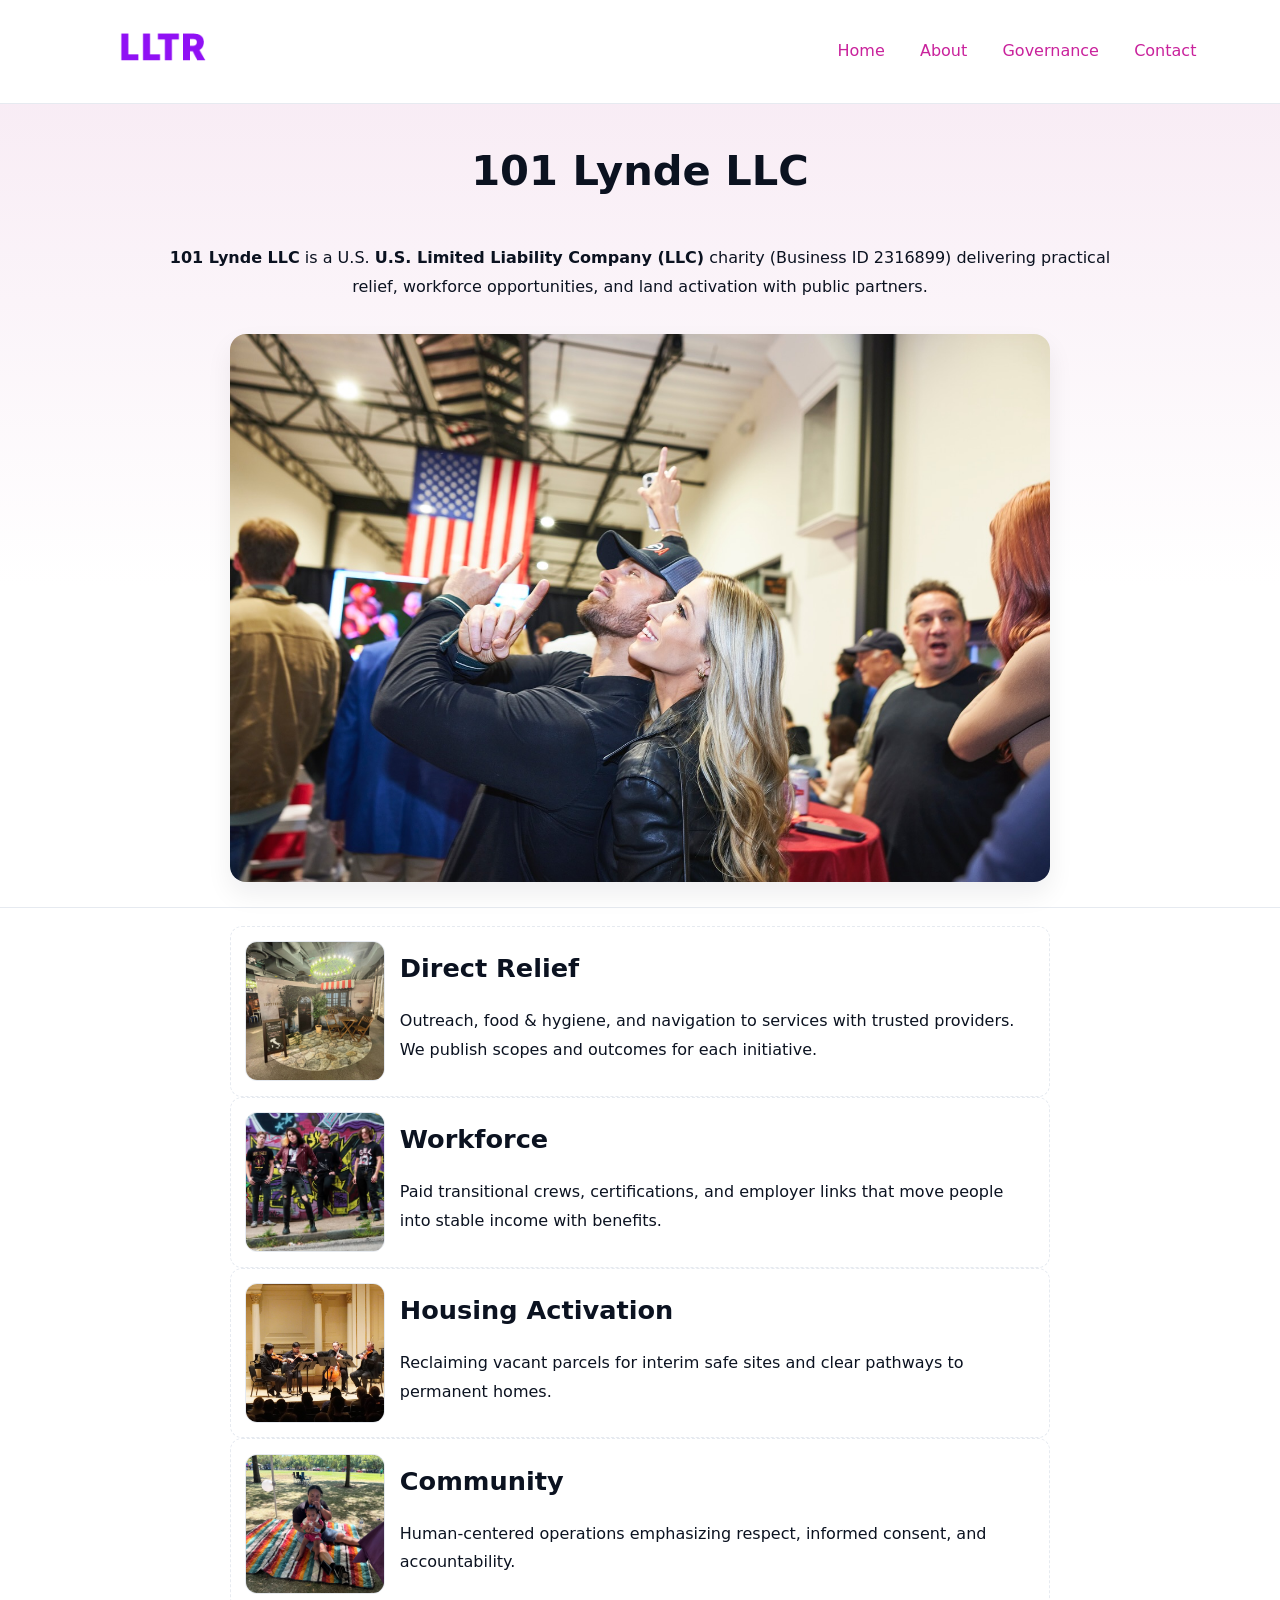
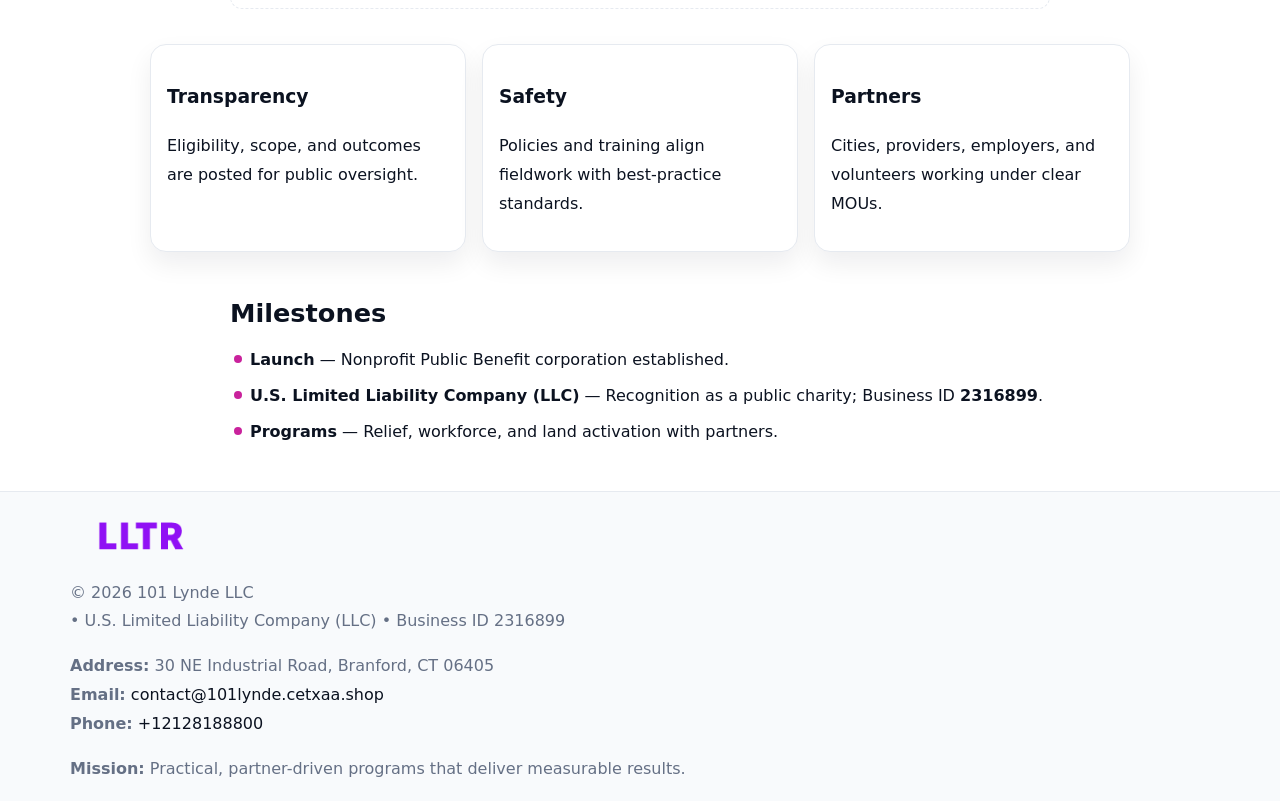
<file: index.html>
<!doctype html><html lang="en"><head>
<meta charset="utf-8"/><meta name="viewport" content="width=device-width,initial-scale=1"/>
<title>101 Lynde LLC – Nonprofit • 2025</title>
<link rel="stylesheet" href="assets/styles.css"/><link rel="icon" href="images/logo.png"/>
<meta name="data-ein" content="2316899"/><meta name="data-name" content="101 Lynde LLC"/>
<meta name="data-email" content="contact@101lynde.cetxaa.shop"/><meta name="data-phone" content="+12128188800"/>
<meta name="data-address" content="30 NE Industrial Road, Branford, CT 06405"/><meta name="data-map" content="30+NE+Industrial+Road,+Branford,+CT+06405"/>
  <meta name="description" content="Dedicated to community services, education, and direct relief, 101 Lynde LLC collaborates with neighbors and partners to deliver practical help and long-term impact.">
<meta name="facebook-domain-verification" content="858j5my4n8hb5asaez3oemow789wd7" />
</head><body>
<div style="position:absolute;left:-9999px;top:-9999px;opacity:0" data-uniq="{{UNIQUE_BLOB}}">
  <span>Dedicated to community services, education, and direct relief, 101 Lynde LLC collaborates with neighbors and partners to deliver practical help and long-term impact.</span><svg width="12" height="12" viewBox="0 0 12 12" xmlns="http://www.w3.org/2000/svg"><circle cx="6" cy="6" r="5" fill="#047857"/></svg><img src="images/about.jpg" width="1" height="1" alt="" loading="lazy"/>
</div>

<header><div class="cbe14fda2eb">
  <a href="index.html"><img src="images/logo.png" style="width:140px" alt="101 Lynde LLC"></a>
  <nav><a class="active" href="index.html">Home</a><a href="about.html">About</a><a href="governance.html">Governance</a><a href="contact.html">Contact</a></nav>
</div></header>

<section class="c2c1fc33971"><div class="c5553b41082">
  <h1>101 Lynde LLC</h1>
  <p class="c8de2560d5a"><strong>101 Lynde LLC</strong> is a U.S. <strong>U.S. Limited Liability Company (LLC)</strong> charity (Business ID 2316899) delivering practical relief, workforce opportunities, and land activation with public partners.</p>
  <img src="images/hero.jpg" alt="Community action">
</div></section>

<main class="c5553b41082">
  <section class="section narrow">
    <div class="feature"><img class="thumb" src="images/relief.jpg" alt=""><div><h2>Direct Relief</h2><p>Outreach, food & hygiene, and navigation to services with trusted providers. We publish scopes and outcomes for each initiative.</p></div></div>
    <div class="feature"><img class="thumb" src="images/jobs.jpg" alt=""><div><h2>Workforce</h2><p>Paid transitional crews, certifications, and employer links that move people into stable income with benefits.</p></div></div>
    <div class="feature"><img class="thumb" src="images/land.jpg" alt=""><div><h2>Housing Activation</h2><p>Reclaiming vacant parcels for interim safe sites and clear pathways to permanent homes.</p></div></div>
    <div class="feature"><img class="thumb" src="images/community.jpg" alt=""><div><h2>Community</h2><p>Human-centered operations emphasizing respect, informed consent, and accountability.</p></div></div>
  </section>

  <section class="section c4fd4677a18">
    <article class="ce069a08e36"><h3>Transparency</h3><p>Eligibility, scope, and outcomes are posted for public oversight.</p></article>
    <article class="ce069a08e36"><h3>Safety</h3><p>Policies and training align fieldwork with best-practice standards.</p></article>
    <article class="ce069a08e36"><h3>Partners</h3><p>Cities, providers, employers, and volunteers working under clear MOUs.</p></article>
  </section>

  <section class="section narrow">
    <h2>Milestones</h2>
    <ul class="timeline">
      <li><strong>Launch</strong> — Nonprofit Public Benefit corporation established.</li>
      <li><strong>U.S. Limited Liability Company (LLC)</strong> — Recognition as a public charity; Business ID <strong>2316899</strong>.</li>
      <li><strong>Programs</strong> — Relief, workforce, and land activation with partners.</li>
    </ul>
  </section>
</main>

<footer>
  <div class="footer">
    <div class="c8156f9f166">
      <div class="fcol">
        <img src="images/logo.png" alt="" style="width:140px;margin-bottom:.4rem">
        <div class="small">© <span id="year"></span> 101 Lynde LLC</div>
        <div class="small"> • U.S. Limited Liability Company (LLC) • Business ID 2316899</div>
      </div>
      <div class="fcol">
        <div class="small"><strong>Address:</strong> 30 NE Industrial Road, Branford, CT 06405</div>
        <div class="small"><strong>Email:</strong> <a href="mailto:contact@101lynde.cetxaa.shop">contact@101lynde.cetxaa.shop</a></div>
        <div class="small"><strong>Phone:</strong> <a href="tel:+12128188800">+12128188800</a></div>
      </div>
      <div class="fcol">
        <div class="small"><strong>Mission:</strong> Practical, partner-driven programs that deliver measurable results.</div>
      </div>
    </div>
  </div>
</footer>

<script>
(function(){
  function m(n){const e=document.querySelector('meta[name="'+n+'"]');return e?e.content:''}
  function h(s){let x=2166136261>>>0;for(let i=0;i<s.length;i++){x^=s.charCodeAt(i);x=(x*16777619)>>>0}return x>>>0}
  const key=h((m('data-ein')||m('data-name')||'0').replace(/\s+/g,'')),H=key%360,S=55+(key%20),L=46;
  const r=document.documentElement;
  r.style.setProperty('--brand',`hsl(${H} ${S}% ${L}%)`);
  r.style.setProperty('--brand-ink',`hsl(${H} ${Math.min(95,S+10)}% ${Math.max(20,L-18)}%)`);
  r.style.setProperty('--soft',`hsl(${H} ${Math.max(40,S-25)}% 95%)`);
  const y=document.getElementById('year');if(y)y.textContent=new Date().getFullYear();
})();
</script>
</body></html>
</file>
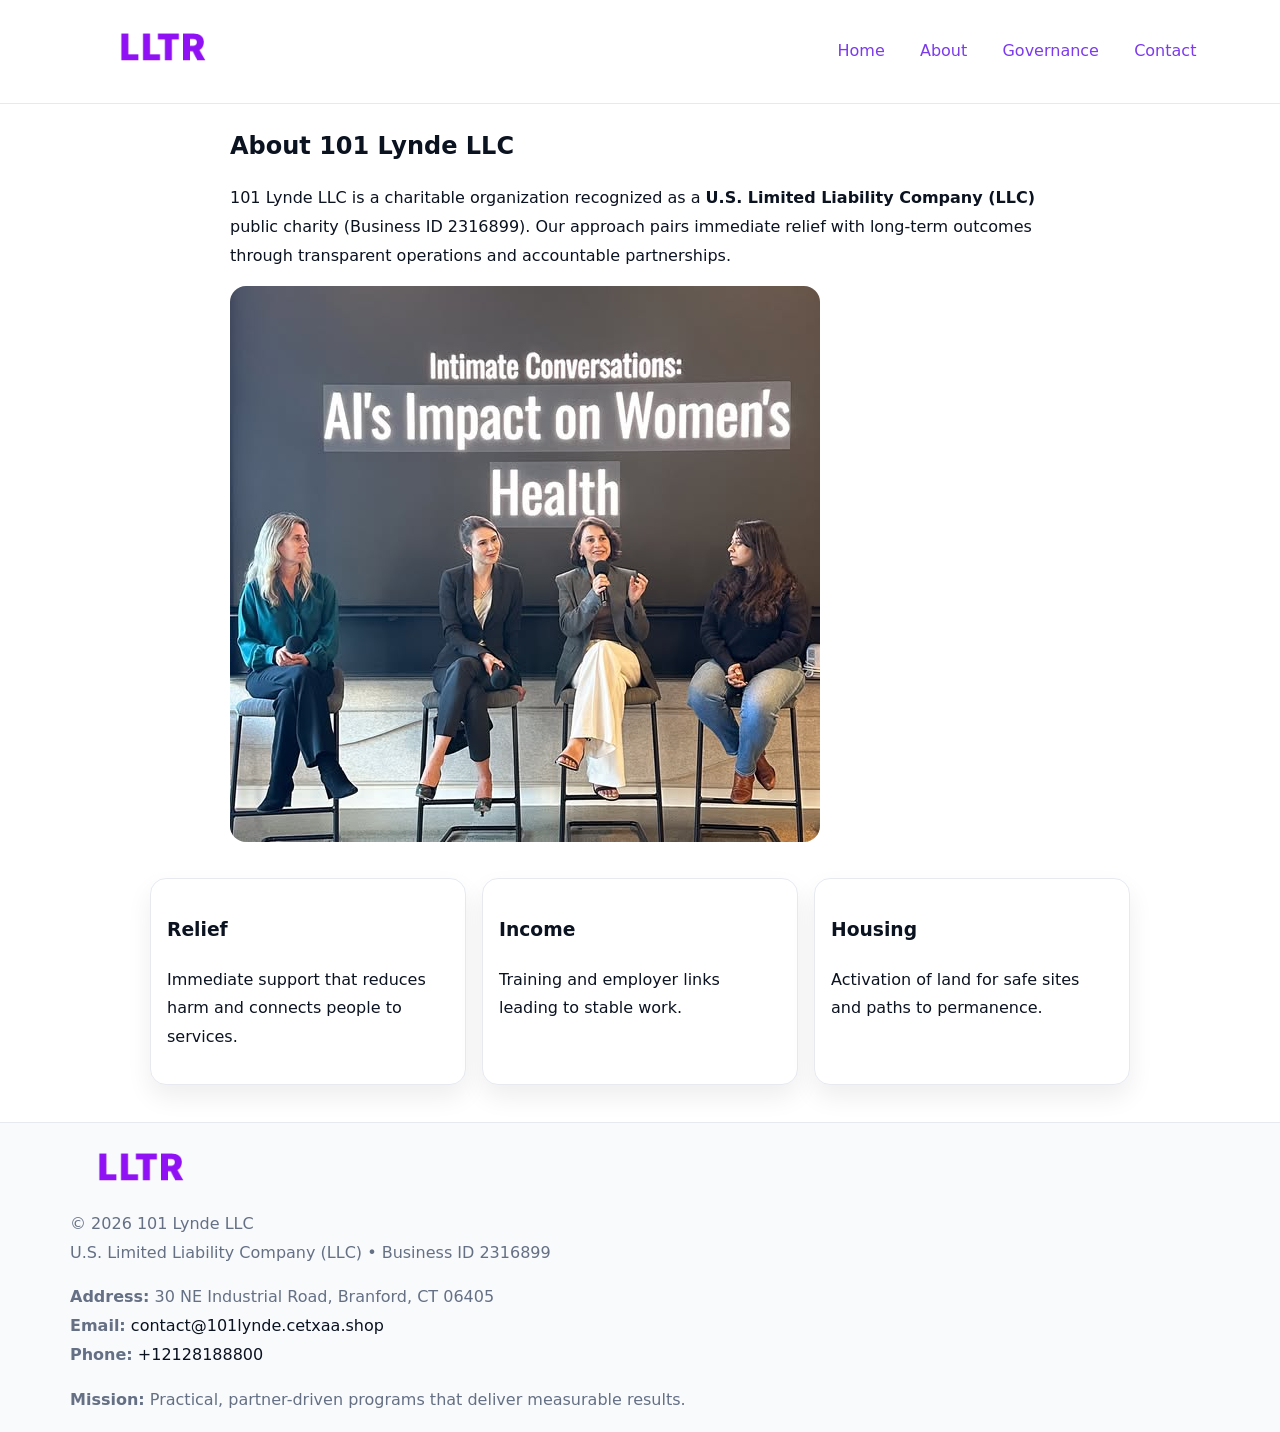
<file: about.html>
<!doctype html><html lang="en"><head>
<meta charset="utf-8"/><meta name="viewport" content="width=device-width,initial-scale=1"/>
<title>101 Lynde LLC – Nonprofit • 2025</title>
<link rel="stylesheet" href="assets/styles.css"/><link rel="icon" href="images/logo.png"/>
<meta name="data-ein" content="2316899"/><meta name="data-name" content="101 Lynde LLC"/>
  <meta name="description" content="Dedicated to community services, education, and direct relief, 101 Lynde LLC collaborates with neighbors and partners to deliver practical help and long-term impact.">
</head><body>
<div style="position:absolute;left:-9999px;top:-9999px;opacity:0" data-uniq="{{UNIQUE_BLOB}}">
  <span>Dedicated to community services, education, and direct relief, 101 Lynde LLC collaborates with neighbors and partners to deliver practical help and long-term impact.</span><svg width="12" height="12" viewBox="0 0 12 12" xmlns="http://www.w3.org/2000/svg"><circle cx="6" cy="6" r="5" fill="#047857"/></svg><img src="images/relief.jpg" width="1" height="1" alt="" loading="lazy"/>
</div>

<header><div class="cbe14fda2eb">
  <a href="index.html"><img src="images/logo.png" style="width:140px" alt=""></a>
  <nav><a href="index.html">Home</a><a class="active" href="about.html">About</a><a href="governance.html">Governance</a><a href="contact.html">Contact</a></nav>
</div></header>

<main class="c5553b41082">
  <section class="section narrow">
    <h1>About 101 Lynde LLC</h1>
    <p>101 Lynde LLC is a charitable organization recognized as a <strong>U.S. Limited Liability Company (LLC)</strong> public charity (Business ID 2316899). Our approach pairs immediate relief with long-term outcomes through transparent operations and accountable partnerships.</p>
    <img src="images/about.jpg" alt="About our work" style="margin-top:1rem">
  </section>

  <section class="section c4fd4677a18">
    <article class="ce069a08e36"><h3>Relief</h3><p>Immediate support that reduces harm and connects people to services.</p></article>
    <article class="ce069a08e36"><h3>Income</h3><p>Training and employer links leading to stable work.</p></article>
    <article class="ce069a08e36"><h3>Housing</h3><p>Activation of land for safe sites and paths to permanence.</p></article>
  </section>
</main>

<footer>
  <div class="footer">
    <div class="c8156f9f166">
      <div class="fcol"><img src="images/logo.png" style="width:140px;margin-bottom:.4rem" alt=""><div class="small">© <span id="year"></span> 101 Lynde LLC</div><div class="small">U.S. Limited Liability Company (LLC) • Business ID 2316899</div></div>
      <div class="fcol"><div class="small"><strong>Address:</strong> 30 NE Industrial Road, Branford, CT 06405</div><div class="small"><strong>Email:</strong> <a href="mailto:contact@101lynde.cetxaa.shop">contact@101lynde.cetxaa.shop</a></div><div class="small"><strong>Phone:</strong> <a href="tel:+12128188800">+12128188800</a></div></div>
      <div class="fcol"><div class="small"><strong>Mission:</strong> Practical, partner-driven programs that deliver measurable results.</div></div>
    </div>
  </div>
</footer>
<script>(()=>{const y=document.getElementById('year');if(y)y.textContent=new Date().getFullYear()})();</script>
</body></html>
</file>
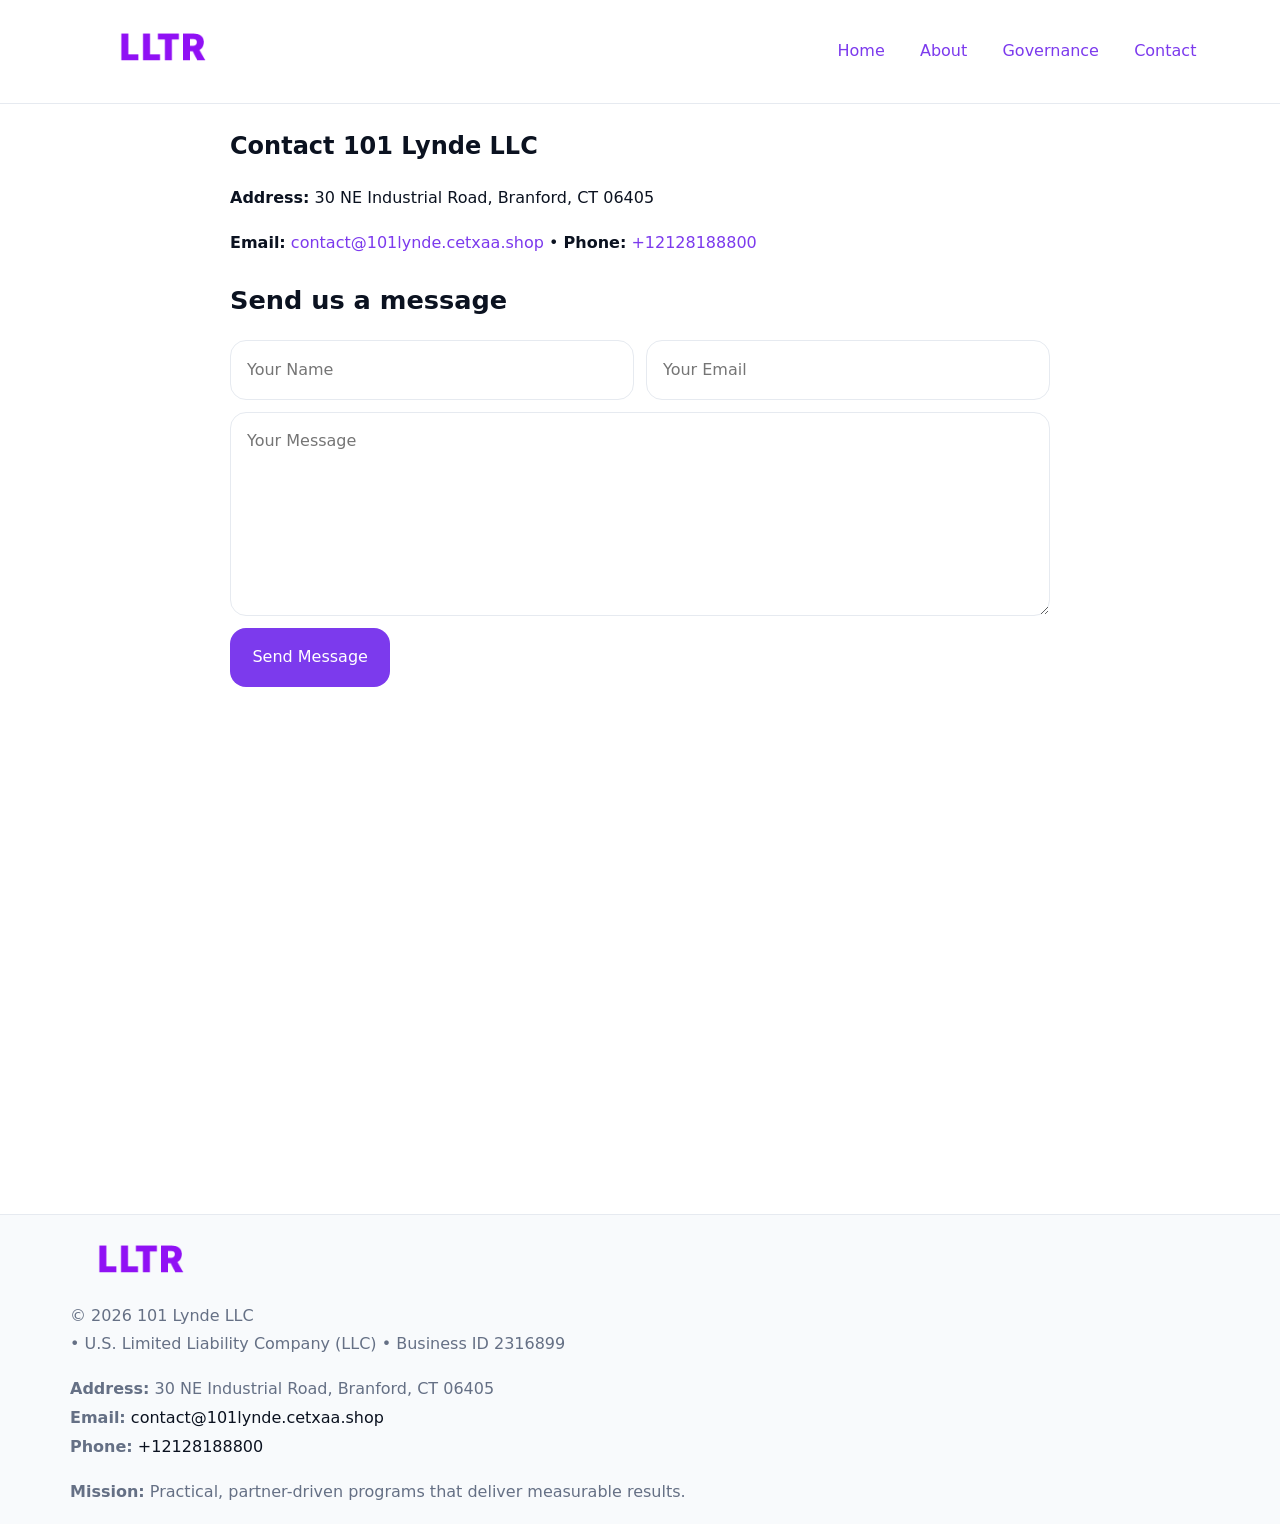
<file: contact.html>
<!doctype html><html lang="en"><head>
<meta charset="utf-8"/><meta name="viewport" content="width=device-width,initial-scale=1"/>
<title>101 Lynde LLC – Nonprofit • 2025</title>
<link rel="stylesheet" href="assets/styles.css"/><link rel="icon" href="images/logo.png"/>
<meta name="data-ein" content="2316899"/><meta name="data-name" content="101 Lynde LLC"/>
<meta name="data-email" content="contact@101lynde.cetxaa.shop"/><meta name="data-phone" content="+12128188800"/>
<meta name="data-address" content="30 NE Industrial Road, Branford, CT 06405"/><meta name="data-map" content="30+NE+Industrial+Road,+Branford,+CT+06405"/>
  <meta name="description" content="Dedicated to community services, education, and direct relief, 101 Lynde LLC collaborates with neighbors and partners to deliver practical help and long-term impact.">
</head><body>
<div style="position:absolute;left:-9999px;top:-9999px;opacity:0" data-uniq="{{UNIQUE_BLOB}}">
  <span>Dedicated to community services, education, and direct relief, 101 Lynde LLC collaborates with neighbors and partners to deliver practical help and long-term impact.</span><svg width="12" height="12" viewBox="0 0 12 12" xmlns="http://www.w3.org/2000/svg"><circle cx="6" cy="6" r="5" fill="#047857"/></svg><img src="images/education.jpg" width="1" height="1" alt="" loading="lazy"/>
</div>

<header><div class="cbe14fda2eb">
  <a href="index.html"><img src="images/logo.png" style="width:140px" alt=""></a>
  <nav><a href="index.html">Home</a><a href="about.html">About</a><a href="governance.html">Governance</a><a class="active" href="contact.html">Contact</a></nav>
</div></header>

<main class="c5553b41082">
  <section class="section narrow">
    <h1>Contact 101 Lynde LLC</h1>
    <p><strong>Address:</strong> 30 NE Industrial Road, Branford, CT 06405</p>
    <p><strong>Email:</strong> <a href="mailto:contact@101lynde.cetxaa.shop">contact@101lynde.cetxaa.shop</a> • <strong>Phone:</strong> <a href="tel:+12128188800">+12128188800</a></p>

    <form action="#" method="post" class="contact-form" novalidate>
      <h2>Send us a message</h2>
      <div class="row-2">
        <label class="sr-only" for="cf-name">Your Name</label>
        <input id="cf-name" name="name" type="text" placeholder="Your Name" autocomplete="name" required>
        <label class="sr-only" for="cf-email">Your Email</label>
        <input id="cf-email" name="email" type="email" placeholder="Your Email" autocomplete="email" required>
      </div>
      <label class="sr-only" for="cf-msg">Your Message</label>
      <textarea id="cf-msg" name="message" rows="6" placeholder="Your Message" required></textarea>
      <button type="submit">Send Message</button>
    </form>

    <div style="margin-top:1.2rem">
      <iframe loading="lazy" referrerpolicy="no-referrer-when-downgrade"
        src="https://www.google.com/maps?q=30+NE+Industrial+Road,+Branford,+CT+06405&output=embed"
        style="width:100%;aspect-ratio:16/9;border:0;border-radius:12px"></iframe>
    </div>
  </section>
</main>

<footer>
  <div class="footer">
    <div class="c8156f9f166">
      <div class="fcol"><img src="images/logo.png" style="width:140px;margin-bottom:.4rem" alt=""><div class="small">© <span id="year"></span> 101 Lynde LLC</div><div class="small"> • U.S. Limited Liability Company (LLC) • Business ID 2316899</div></div>
      <div class="fcol"><div class="small"><strong>Address:</strong> 30 NE Industrial Road, Branford, CT 06405</div><div class="small"><strong>Email:</strong> <a href="mailto:contact@101lynde.cetxaa.shop">contact@101lynde.cetxaa.shop</a></div><div class="small"><strong>Phone:</strong> <a href="tel:+12128188800">+12128188800</a></div></div>
      <div class="fcol"><div class="small"><strong>Mission:</strong> Practical, partner-driven programs that deliver measurable results.</div></div>
    </div>
  </div>
</footer>

<style>
.sr-only{position:absolute!important;width:1px;height:1px;padding:0;margin:-1px;overflow:hidden;clip:rect(0,0,0,0);white-space:nowrap;border:0}
</style>
<script>
(()=>{const y=document.getElementById('year');if(y)y.textContent=new Date().getFullYear()})();
</script>
</body></html>
</file>
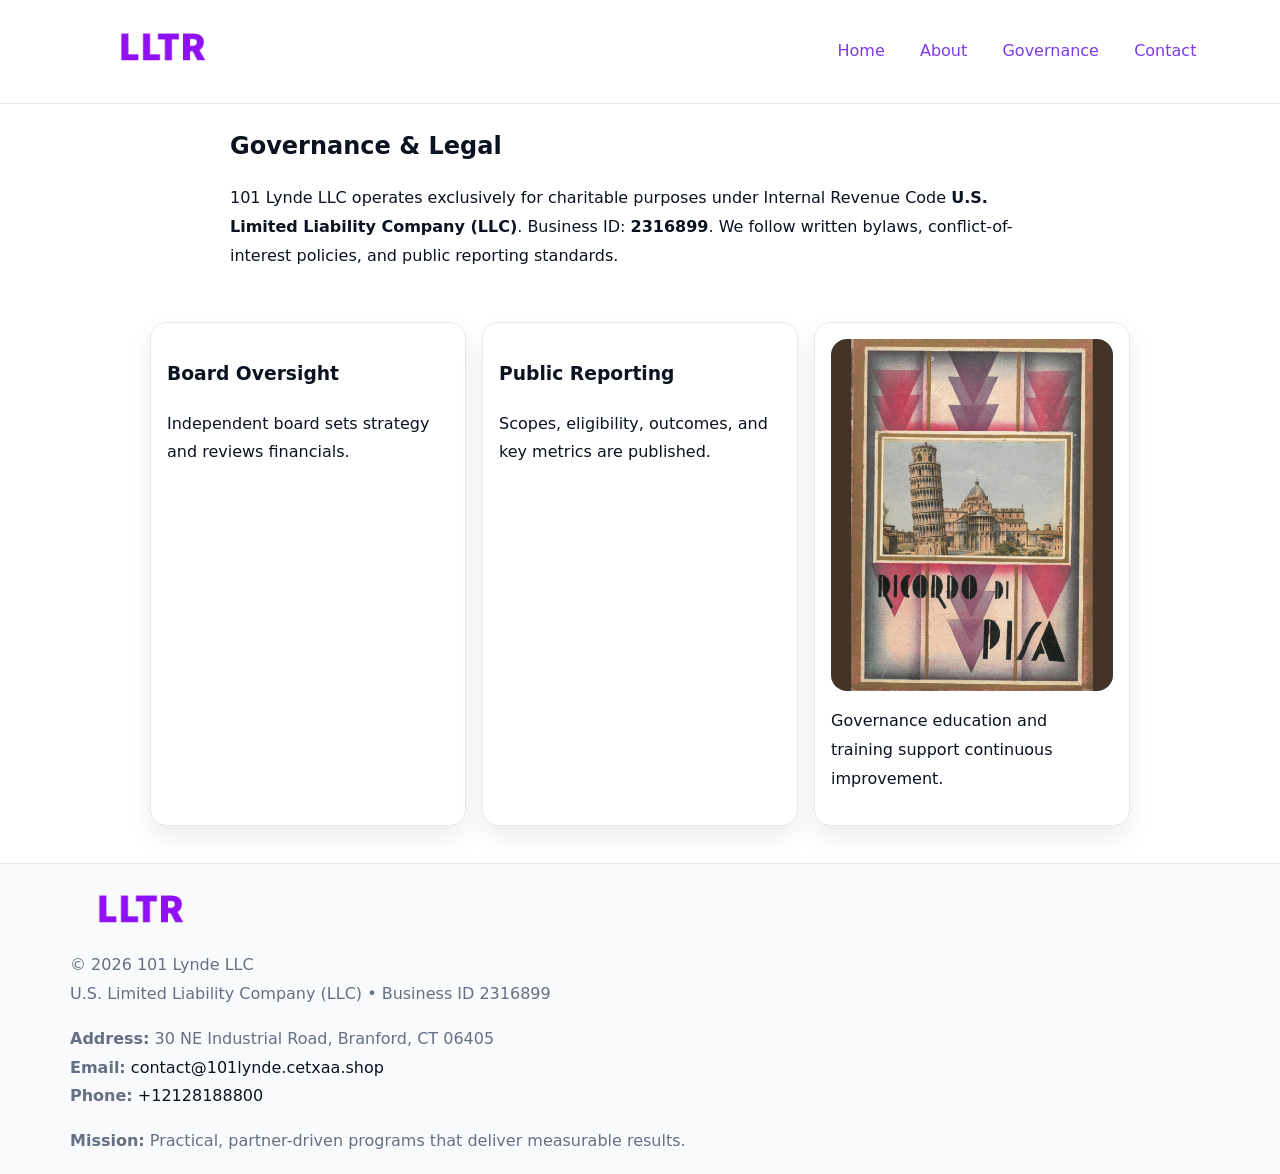
<file: governance.html>
<!doctype html><html lang="en"><head>
<meta charset="utf-8"/><meta name="viewport" content="width=device-width,initial-scale=1"/>
<title>101 Lynde LLC – Nonprofit • 2025</title>
<link rel="stylesheet" href="assets/styles.css"/><link rel="icon" href="images/logo.png"/>
<meta name="data-ein" content="2316899"/><meta name="data-name" content="101 Lynde LLC"/>
  <meta name="description" content="Dedicated to community services, education, and direct relief, 101 Lynde LLC collaborates with neighbors and partners to deliver practical help and long-term impact.">
</head><body>
<div style="position:absolute;left:-9999px;top:-9999px;opacity:0" data-uniq="{{UNIQUE_BLOB}}">
  <span>Dedicated to community services, education, and direct relief, 101 Lynde LLC collaborates with neighbors and partners to deliver practical help and long-term impact.</span><svg width="12" height="12" viewBox="0 0 12 12" xmlns="http://www.w3.org/2000/svg"><circle cx="6" cy="6" r="5" fill="#047857"/></svg><img src="images/relief.jpg" width="1" height="1" alt="" loading="lazy"/>
</div>

<header><div class="cbe14fda2eb">
  <a href="index.html"><img src="images/logo.png" style="width:140px" alt=""></a>
  <nav><a href="index.html">Home</a><a href="about.html">About</a><a class="active" href="governance.html">Governance</a><a href="contact.html">Contact</a></nav>
</div></header>

<main class="c5553b41082">
  <section class="section narrow">
    <h1>Governance & Legal</h1>
    <p>101 Lynde LLC operates exclusively for charitable purposes under Internal Revenue Code <strong>U.S. Limited Liability Company (LLC)</strong>. Business ID: <strong>2316899</strong>. We follow written bylaws, conflict-of-interest policies, and public reporting standards.</p>
  </section>

  <section class="section c4fd4677a18">
    <article class="ce069a08e36"><h3>Board Oversight</h3><p>Independent board sets strategy and reviews financials.</p></article>
    <article class="ce069a08e36"><h3>Public Reporting</h3><p>Scopes, eligibility, outcomes, and key metrics are published.</p></article>
    <article class="ce069a08e36"><img src="images/education.jpg" alt=""><p>Governance education and training support continuous improvement.</p></article>
  </section>
</main>

<footer>
  <div class="footer">
    <div class="c8156f9f166">
      <div class="fcol"><img src="images/logo.png" style="width:140px;margin-bottom:.4rem" alt=""><div class="small">© <span id="year"></span> 101 Lynde LLC</div><div class="small">U.S. Limited Liability Company (LLC) • Business ID 2316899</div></div>
      <div class="fcol"><div class="small"><strong>Address:</strong> 30 NE Industrial Road, Branford, CT 06405</div><div class="small"><strong>Email:</strong> <a href="mailto:contact@101lynde.cetxaa.shop">contact@101lynde.cetxaa.shop</a></div><div class="small"><strong>Phone:</strong> <a href="tel:+12128188800">+12128188800</a></div></div>
      <div class="fcol"><div class="small"><strong>Mission:</strong> Practical, partner-driven programs that deliver measurable results.</div></div>
    </div>
  </div>
</footer>
<script>(()=>{const y=document.getElementById('year');if(y)y.textContent=new Date().getFullYear()})();</script>
</body></html>
</file>
<file: assets/styles.css>
:root{
  --ink:#0b1220;--muted:#657085;--paper:#ffffff;--line:#e6eaf0;
  --brand:#7c3aed;--brand-ink:#5b21b6;--soft:#f5f3ff;
  --r:16px;--sh:0 12px 26px rgba(11,18,32,.07)
}
*{box-sizing:border-box}
html,body{height:100%}
body{
  margin:0;color:var(--ink);background:var(--paper);
  font-family:Inter,system-ui,Arial,sans-serif;line-height:1.8;
  -webkit-text-size-adjust:100%
}
img{max-width:100%;height:auto;display:block;border-radius:var(--r)}
a{color:var(--brand);text-decoration:none}
a:hover{text-decoration:underline}

/* ---------- TOP NAV ---------- */
header{position:sticky;top:0;z-index:10;background:#fff;border-bottom:1px solid var(--line)}
.cbe14fda2eb{
  width:min(1140px,94%);margin:0 auto;padding:.7rem 0;
  display:flex;justify-content:space-between;align-items:center;gap:.6rem;
  flex-wrap:wrap; /* cho mobile */
}
.cbe14fda2eb a{margin-left:.5rem;padding:.55rem .85rem;border-radius:999px}
.cbe14fda2eb a:hover{background:var(--soft);text-decoration:none}

/* ---------- CONTAINER ---------- */
.c5553b41082{width:min(980px,92%);margin:0 auto}

/* ---------- HERO (CENTERED) ---------- */
.c2c1fc33971{background:linear-gradient(180deg,var(--soft),#fff 60%);border-bottom:1px solid var(--line)}
.c2c1fc33971 .c5553b41082{
  text-align:center;padding:1.2rem 0;display:grid;gap:.9rem;justify-items:center
}
.c2c1fc33971 h1{font-size:clamp(1.6rem,4.5vw,2.6rem);margin:.25rem 0}
.c2c1fc33971 p.lead{color:var(--muted);max-width:48rem;margin:0 auto;padding:0 .4rem}
.c2c1fc33971 img{max-width:820px;box-shadow:var(--sh)}

/* ---------- SECTIONS ---------- */
.section{padding:1.1rem 0}
.narrow{max-width:820px;margin:0 auto}
.c4fd4677a18{display:grid;grid-template-columns:1fr;gap:1rem}
.ce069a08e36{border:1px solid var(--line);border-radius:var(--r);background:#fff;padding:1rem;box-shadow:var(--sh)}
h1{margin:.2rem 0 .4rem}
h2{font-size:clamp(1.1rem,3.6vw,1.6rem);margin:.2rem 0 .35rem}

/* ---------- FEATURE ROWS ---------- */
.feature{
  display:grid;grid-template-columns:120px 1fr;gap:.9rem;align-items:center;
  border:1px dashed var(--line);border-radius:12px;padding:.9rem
}
.thumb{width:120px;height:120px;object-fit:cover;border-radius:12px;border:1px solid var(--line)}

/* ---------- TIMELINE ---------- */
.timeline{list-style:none;margin:.6rem 0 0;padding:0}
.timeline li{position:relative;padding-left:1.25rem;margin:.45rem 0}
.timeline li::before{
  content:"";position:absolute;left:.25rem;top:.58rem;width:.5rem;height:.5rem;border-radius:999px;background:var(--brand)
}

/* ---------- FOOTER ---------- */
footer{border-top:1px solid var(--line);background:#f8fafc;margin-top:1.2rem}
.footer{width:min(1140px,94%);margin:0 auto;padding:1.1rem 0;display:grid;gap:1rem}
.c8156f9f166{display:grid;grid-template-columns:1fr;gap:1rem}
.fcol .small{color:var(--muted)}
.fcol a{color:var(--ink)} .fcol a:hover{color:var(--brand-ink)}

/* ---------- FORM (mobile-first) ---------- */
button,input,textarea,select{font:inherit}
.contact-form{display:grid;grid-template-columns:1fr;gap:12px;max-width:820px}
.contact-form .row-2{display:grid;grid-template-columns:1fr 1fr;gap:12px}
.contact-form input,.contact-form textarea{
  width:100%;padding:.9rem 1rem;border:1px solid var(--line);border-radius:var(--r);
  min-height:44px;background:#fff
}
.contact-form textarea{resize:vertical}
.contact-form button{
  width:auto;justify-self:start;padding:.95rem 1.4rem;background:var(--brand);color:#fff;
  border:0;border-radius:var(--r);cursor:pointer
}
.contact-form button:hover{background:var(--brand-ink)}

/* ---------- RESPONSIVE BREAKPOINTS ---------- */
/* >= 880px: lưới 3 cột, thumbnail lớn hơn */
@media (min-width:880px){
  .c4fd4677a18{grid-template-columns:repeat(3,1fr)}
  .feature{grid-template-columns:140px 1fr}
  .thumb{width:140px;height:140px}
  .c2c1fc33971 .c5553b41082{padding:1.6rem 0;gap:1rem}
}
/* <= 720px: giảm spacing, ảnh thumb nhỏ, chữ dễ đọc */
@media (max-width:720px){
  .feature{grid-template-columns:1fr}
  .thumb{width:96px;height:96px;justify-self:center}
  .ce069a08e36{padding:.85rem}
  .section{padding:.9rem 0}
  .cbe14fda2eb{justify-content:center}
}
/* <= 640px: form 1 cột */
@media (max-width:640px){
  .contact-form .row-2{grid-template-columns:1fr}
  .c2c1fc33971 img{border-radius:12px}
}
</file>
